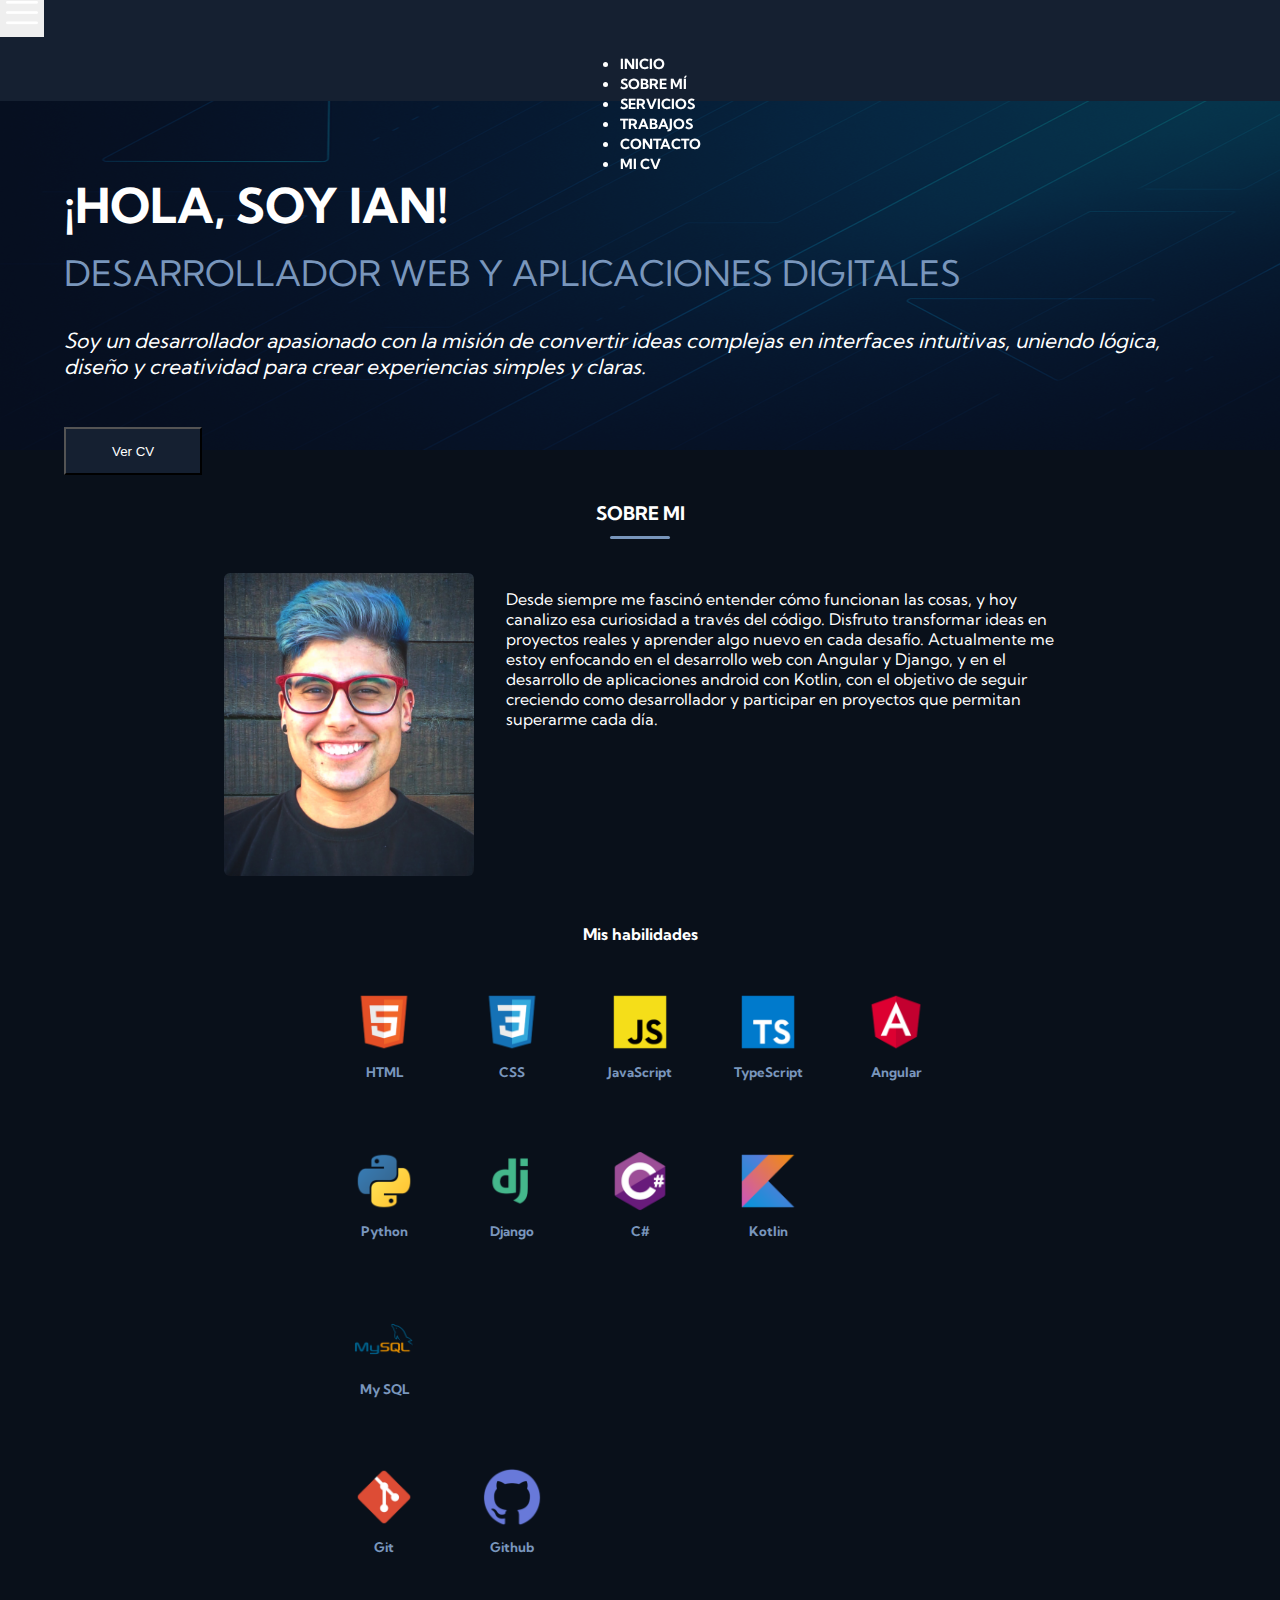
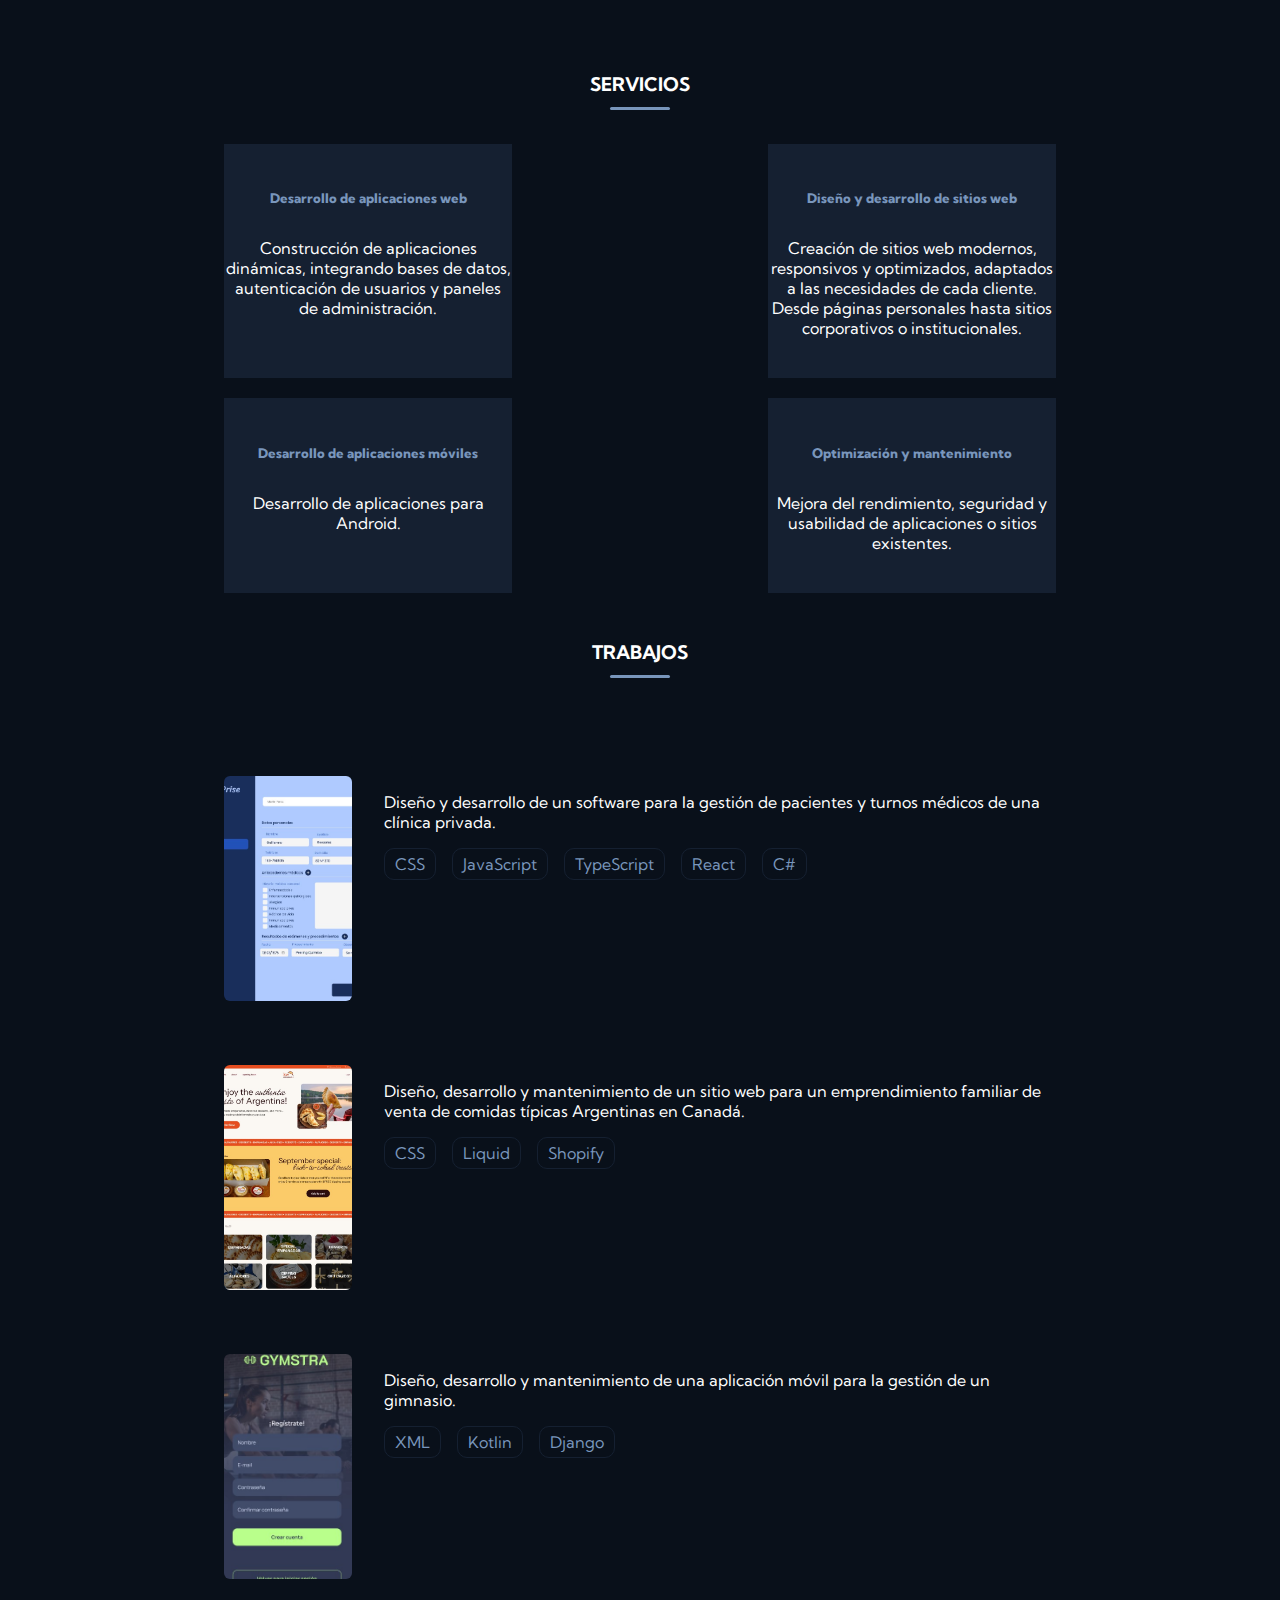
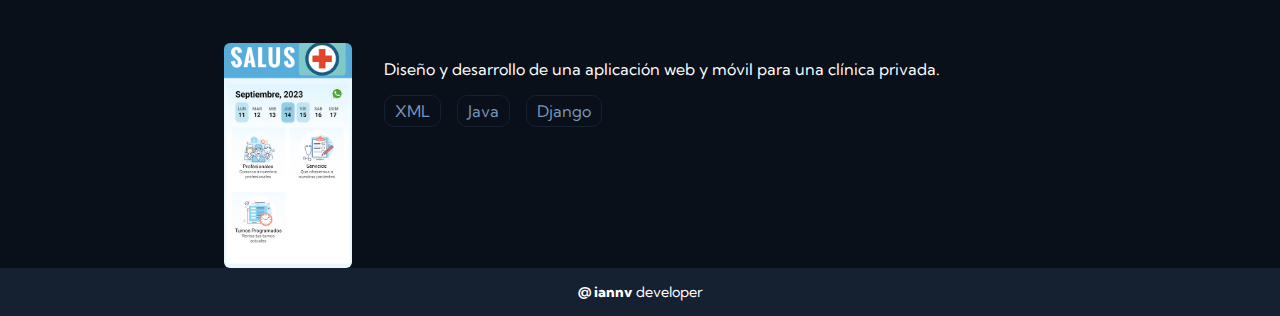
<file: index.html>
<!DOCTYPE html>
<html lang="en">

<head>
    <meta charset="UTF-8">
    <meta name="viewport" content="width=device-width, initial-scale=1.0">
    <title>CV - Ian Vázquez</title>
    <link href="https://cdn.jsdelivr.net/npm/bootstrap@5.3.8/dist/css/bootstrap.min.css" rel="stylesheet"
        integrity="sha384-sRIl4kxILFvY47J16cr9ZwB07vP4J8+LH7qKQnuqkuIAvNWLzeN8tE5YBujZqJLB" crossorigin="anonymous">
    <link rel="stylesheet" href="style.css">
    <link rel="stylesheet"
        href="https://fonts.googleapis.com/css2?family=Material+Symbols+Outlined:opsz,wght,FILL,GRAD@24,400,0,0&icon_names=call" />

</head>

<body>
    <!-- MENU BAR -->
    <nav class="navbar navbar-expand-lg">
        <div class="container-fluid">
            <button class="navbar-toggler" type="button" data-bs-toggle="collapse" data-bs-target="#navbarTogglerDemo01"
                aria-controls="navbarTogglerDemo01" aria-expanded="false" aria-label="Toggle navigation">
                <span class="menu-icon"><img src="assets/menu.png" alt=""></span>
            </button>

            <div class="collapse navbar-collapse" id="navbarTogglerDemo01">
                <ul class="navbar-nav mb-2 mb-lg-0">
                    <li class="nav-item">
                        <a class="nav-link active" aria-current="page" href="#inicio">Inicio</a>
                    </li>

                    <li class="nav-item">
                        <a class="nav-link active" aria-current="page" href="#sobre-mi">Sobre mí</a>
                    </li>

                    <li class="nav-item">
                        <a class="nav-link active" href="#servicios">Servicios</a>
                    </li>

                    <li class="nav-item">
                        <a class="nav-link active" href="#trabajos">Trabajos</a>
                    </li>

                    <li class="nav-item">
                        <a class="nav-link active" href="#contacto">Contacto</a>
                    </li>

                    <li class="nav-item">
                        <a class="nav-link active" href="cv.html">Mi CV</a>
                    </li>
                </ul>

            </div>
        </div>
    </nav>

    <!-- ___________________________________________________________________________________________________________________________ -->
    <!-- ___________________________________________________________________________________________________________________________ -->
    <!-- PRESENTACIÓN -->
    <section id="inicio" class="section-presentacion">
        <img id="banner-img" src="assets/banner.png" alt="banner">
        <div class="inicio-banner-div">
            <h2>¡Hola, soy Ian! <span>Desarrollador Web y Aplicaciones Digitales</span></h2>
            <p>
                Soy un desarrollador apasionado con la misión de convertir ideas complejas en interfaces intuitivas,
                uniendo lógica, diseño y creatividad para crear experiencias simples y claras.
            </p>
            <a href="/cv.html">
                <button type="button" class="btn">Ver CV</button>
            </a>
        </div>
    </section>


    <main>
        <!-- ___________________________________________________________________________________________________________________________ -->
        <!-- ___________________________________________________________________________________________________________________________ -->
        <!-- SOBRE MI -->
        <section id="sobre-mi" class="section-sobre-mi">
            <h3>SOBRE MI</h3>
            <div>
                <p>
                    Desde siempre me fascinó entender cómo funcionan las cosas,
                    y hoy canalizo esa curiosidad a través del código. Disfruto transformar ideas en proyectos reales y
                    aprender algo nuevo en cada desafío.
                    Actualmente me estoy enfocando en el desarrollo web con Angular y Django, y en el desarrollo de
                    aplicaciones android con Kotlin,
                    con el objetivo de seguir creciendo como desarrollador y participar en proyectos que permitan
                    superarme cada día.
                </p>
                <img src="assets/img-sobremi.jpg" alt="foto">
            </div>

            <div class="div-section-sobremi">
                <h4>Mis habilidades</h4>
                <div class="habilidades-container">
                    <section class="section-front">
                        <div>
                            <img src="assets/html.png" alt="HTML">
                            <h5 class="skill">HTML</h5>
                        </div>

                        <div>
                            <img src="assets/css.png" alt="CSS">
                            <h5 class="skill">CSS</h5>
                        </div>

                        <div>
                            <img src="assets/js.png" alt="JavaScript">
                            <h5 class="skill">JavaScript</h5>
                        </div>

                        <div>
                            <img src="assets/ts.png" alt="TypeScript">
                            <h5 class="skill">TypeScript</h5>
                        </div>

                        <div>
                            <img src="assets/angular.png" alt="angular">
                            <h5 class="skill">Angular</h5>
                        </div>
                    </section>

                    <section class="section-back">
                        <div>
                            <img src="assets/python.png" alt="Python">
                            <h5 class="skill">Python</h5>
                        </div>

                        <div>
                            <img src="assets/django.png" alt="Django">
                            <h5 class="skill">Django</h5>
                        </div>

                        <div>
                            <img src="assets/csharp.png" alt="C#">
                            <h5 class="skill">C#</h5>
                        </div>

                        <div>
                            <img src="assets/kotlin.png" alt="Kotlin">
                            <h5 class="skill">Kotlin</h5>
                        </div>
                    </section>

                    <section class="section-bd">
                        <div>
                            <img src="assets/sql.png" alt="My SQL">
                            <h5 class="skill">My SQL</h5>
                        </div>
                    </section>

                    <section class="section-collab">
                        <div>
                            <img src="assets/git.png" alt="Git">
                            <h5 class="skill">Git</h5>
                        </div>

                        <div>
                            <img src="assets/github2.png" alt="Github">
                            <h5 class="skill">Github</h5>
                        </div>
                    </section>
                </div>
            </div>
        </section>



        <!-- ___________________________________________________________________________________________________________________________ -->
        <!-- ___________________________________________________________________________________________________________________________ -->
        <!-- SERVICIOS -->
        <section id="servicios" class="section-servicios">
            <h3>SERVICIOS</h3>

            <div clas="div-servicios-container">
                <article class="card border-primary mb-3" style="max-width: 18rem;">
                    <div class="card-body">
                        <h5 class="card-title">Desarrollo de aplicaciones web</h5>
                        <p class="card-text">Construcción de aplicaciones dinámicas, integrando bases de datos,
                            autenticación de usuarios y paneles de administración.</p>
                    </div>
                </article>

                <article class="card border-primary mb-3" style="max-width: 18rem;">
                    <div class="card-body">
                        <h5 class="card-title">Diseño y desarrollo de sitios web</h5>
                        <p class="card-text">Creación de sitios web modernos, responsivos y optimizados, adaptados a las
                            necesidades de cada cliente. Desde páginas personales hasta sitios corporativos o
                            institucionales.</p>
                    </div>
                </article>

                <article class="card border-primary mb-3" style="max-width: 18rem;">
                    <div class="card-body">
                        <h5 class="card-title">Desarrollo de aplicaciones móviles</h5>
                        <p class="card-text">Desarrollo de aplicaciones para Android.</p>
                    </div>
                </article>

                <article class="card border-primary mb-3" style="max-width: 18rem;">
                    <div class="card-body">
                        <h5 class="card-title">Optimización y mantenimiento</h5>
                        <p class="card-text">Mejora del rendimiento, seguridad y usabilidad de aplicaciones o sitios
                            existentes.</p>
                    </div>
                </article>
            </div>
        </section>



        <!-- ___________________________________________________________________________________________________________________________ -->
        <!-- ___________________________________________________________________________________________________________________________ -->
        <!-- TRABAJOS -->
        <section id="trabajos" class="section-trabajos">
            <h3>TRABAJOS</h3>

            <article class="article-trabajos">
                <div class="div-article-img">
                    <img src="assets/seprise.jpg" alt="seprise">
                </div>
                <div class="trabajo-descripcion">
                    <p>
                        Diseño y desarrollo de un software para la gestión de pacientes
                        y turnos médicos de una clínica privada.
                    </p>

                    <div class="chips">
                        <div class="chip">CSS</div>
                        <div class="chip">JavaScript</div>
                        <div class="chip">TypeScript</div>
                        <div class="chip">React</div>
                        <div class="chip">C#</div>
                    </div>
                </div>
            </article>

            <article class="article-trabajos">
                <div class="div-article-img">
                    <img src="assets/kw.jpg" alt="kw">
                </div>
                <div class="trabajo-descripcion">
                    <p>
                        Diseño, desarrollo y mantenimiento de un sitio web para un emprendimiento familiar
                        de venta de comidas típicas Argentinas en Canadá.
                    </p>

                    <div class="chips">
                        <div class="chip">CSS</div>
                        <div class="chip">Liquid</div>
                        <div class="chip">Shopify</div>
                    </div>
                </div>
            </article>

            <article class="article-trabajos">
                <div class="div-article-img">
                    <img src="assets/gym.jpg" alt="gymstra">
                </div>
                <div class="trabajo-descripcion">
                    <p>
                        Diseño, desarrollo y mantenimiento de una aplicación móvil
                        para la gestión de un gimnasio.
                    </p>

                    <div class="chips">
                        <div class="chip">XML</div>
                        <div class="chip">Kotlin</div>
                        <div class="chip">Django</div>
                    </div>
                </div>
            </article>

            <article class="article-trabajos">
                <div class="div-article-img">
                    <img src="assets/salus.png" alt="salus">
                </div>
                <div class="trabajo-descripcion">
                    <p>
                        Diseño y desarrollo de una aplicación web y móvil para una clínica privada.
                    </p>

                    <div class="chips">
                        <div class="chip">XML</div>
                        <div class="chip">Java</div>
                        <div class="chip">Django</div>
                    </div>
                </div>
            </article>
        </section>
    </main>


    <!-- ___________________________________________________________________________________________________________________________ -->
    <!-- ___________________________________________________________________________________________________________________________ -->
    <!-- CONTACTO -->

    <!-- <section id="contacto" class="section-contacto">
            <h3>CONTACTO</h3>
            
        </section> -->


    <!-- ___________________________________________________________________________________________________________________________ -->
    <!-- ___________________________________________________________________________________________________________________________ -->


    <footer class="footer">
        <!-- FOOTER -->
        <footer>
            <p><a href="https://github.com/iannv" target="_blank">@ iannv</a> developer</p>
        </footer>
    </footer>

    <script src="https://cdn.jsdelivr.net/npm/bootstrap@5.3.8/dist/js/bootstrap.bundle.min.js"
        integrity="sha384-FKyoEForCGlyvwx9Hj09JcYn3nv7wiPVlz7YYwJrWVcXK/BmnVDxM+D2scQbITxI"
        crossorigin="anonymous"></script>
</body>

</html>
</file>
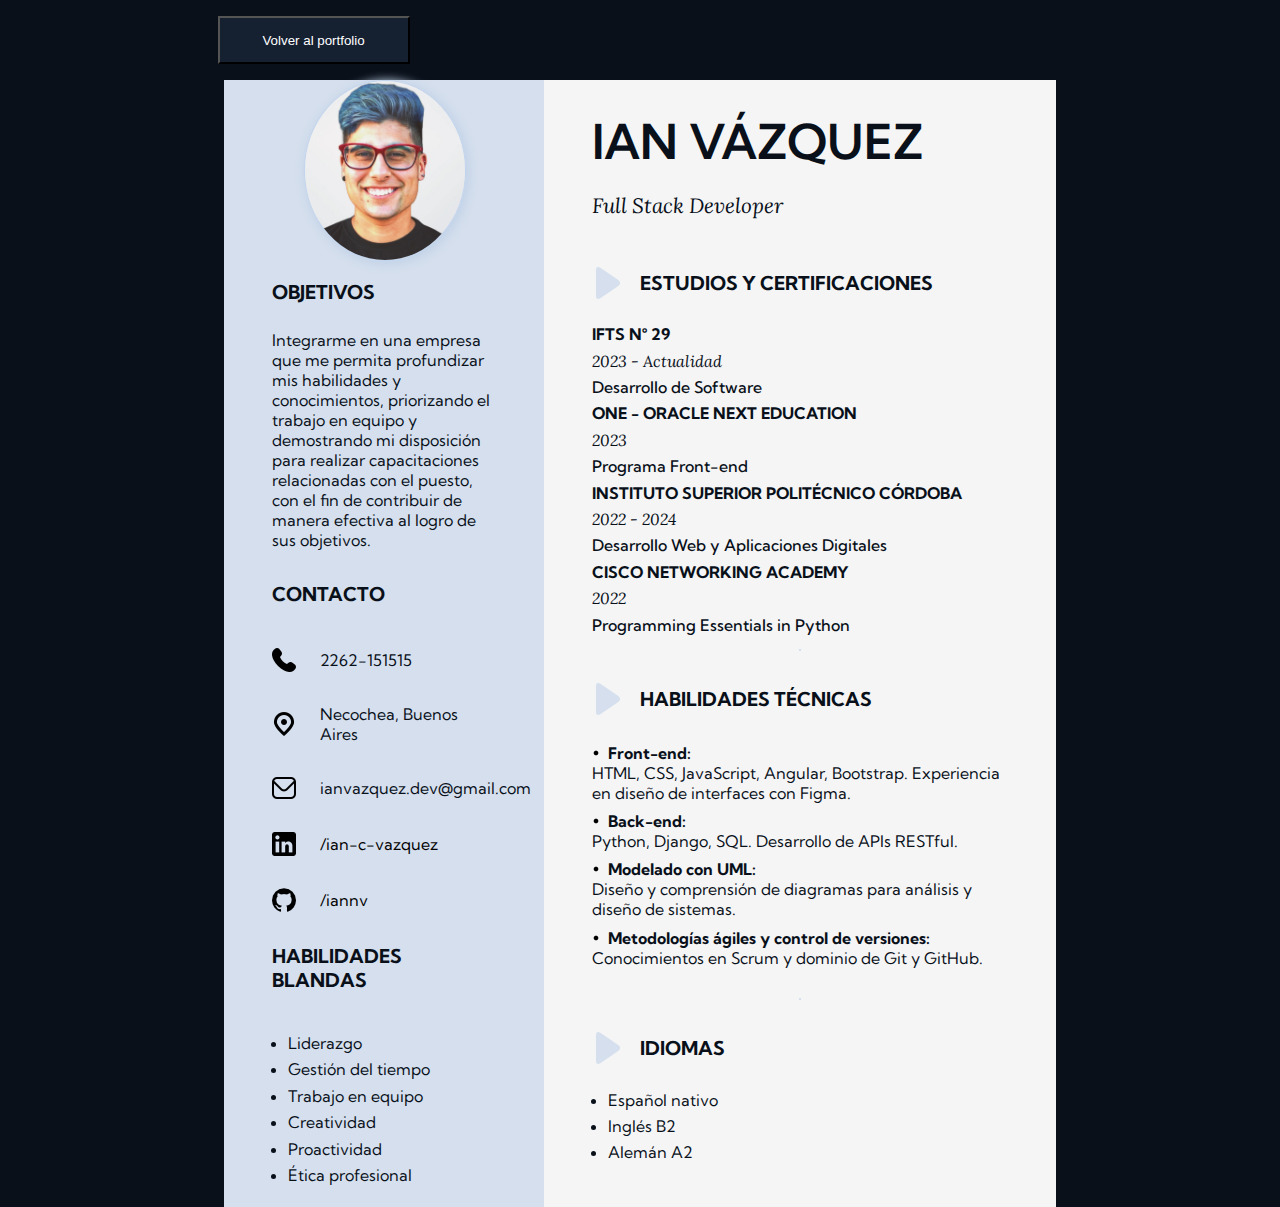
<file: cv.html>
<!DOCTYPE html>
<html lang="en">

<head>
    <meta charset="UTF-8">
    <meta name="viewport" content="width=device-width, initial-scale=1.0">
    <title>CV - Ian Vázquez</title>
    <link href="https://cdn.jsdelivr.net/npm/bootstrap@5.3.8/dist/css/bootstrap.min.css" rel="stylesheet"
        integrity="sha384-sRIl4kxILFvY47J16cr9ZwB07vP4J8+LH7qKQnuqkuIAvNWLzeN8tE5YBujZqJLB" crossorigin="anonymous">
    <link rel="stylesheet" href="style.css">
    <link rel="stylesheet" href="cv.css">
    <link rel="stylesheet"
        href="https://fonts.googleapis.com/css2?family=Material+Symbols+Outlined:opsz,wght,FILL,GRAD@24,400,0,0&icon_names=call" />

</head>

<body>

    <a href="/index.html">
        <button class="btn">Volver al portfolio</button>
    </a>

    <main>
        <!-- ASIDE -->
        <aside>
            <section class="section-perfil">
                <div class="div-foto-perfil">
                    <img src="assets/img-perfil.jpg" alt="foto-perfil" class="perfil-img">
                </div>

                <div class="div-objetivos">
                    <h2 class="objetivos">Objetivos</h2>
                    <p class="p-objetivos">
                        Integrarme en una empresa que
                        me permita profundizar mis
                        habilidades y conocimientos,
                        priorizando el trabajo en equipo
                        y demostrando mi disposición
                        para realizar capacitaciones
                        relacionadas con el puesto, con
                        el fin de contribuir de manera
                        efectiva al logro de sus objetivos.
                    </p>
                </div>
            </section>

            <section class="section-contacto">
                <h2 class="contacto">Contacto</h2>

                <p class="tel">
                    <span>
                        <img src="assets/tel.png" alt="telefono">
                    </span>
                    2262-151515
                </p>

                <p class="domicilio">
                    <span>
                        <img src="assets/ubicacion.png" alt="domicilio">
                    </span>
                    Necochea, Buenos Aires
                </p>

                <p class="mail">
                    <span>
                        <img src="assets/mail.png" alt="mail">
                    </span>
                    ianvazquez.dev@gmail.com
                </p>

                <p class="linkedin">
                    <span>
                        <img src="assets/linkedin.png" alt="linkedin">
                        <a target="_blank" href="https://www.linkedin.com/in/ian-c-vazquez/">/ian-c-vazquez</a>
                    </span>
                </p>

                <p class="github">
                    <span>
                        <img src="assets/github.png" alt="github">
                        <a target="_blank" href="https://github.com/iannv">/iannv</a>
                    </span>
                </p>
            </section>

            <section class="section-soft-skills">
                <h2 class="soft-skills">Habilidades blandas</h2>

                <ul class="ul-habilidades-blandas">
                    <li>Liderazgo</li>
                    <li>Gestión del tiempo</li>
                    <li>Trabajo en equipo</li>
                    <li>Creatividad</li>
                    <li>Proactividad</li>
                    <li>Ética profesional</li>
                </ul>
            </section>
        </aside>


        <!-- SEGUNDA SECCION -->
        <section class="section-skills">
            <h1 class="titulo">IAN VÁZQUEZ</h1>
            <p class="developer">Full Stack Developer</p>

            <!-- ESTUDIOS Y CERTIFICACIONES -->
            <div class="div-estudios">
                <h2><img src="assets/flecha.png" alt="flecha"> Estudios y certificaciones</h2>

                <div class="institucion">
                    <h3 class="titulo">IFTS N° 29</h3>
                    <p class="duracion">2023 - Actualidad</p>
                    <p class="carrera">Desarrollo de Software</p>
                </div>

                <div class="institucion">
                    <h3 class="titulo">ONE - ORACLE NEXT EDUCATION</h3>
                    <p class="duracion">2023</p>
                    <p class="carrera">Programa Front-end</p>
                </div>

                <div class="institucion">
                    <h3 class="titulo">INSTITUTO SUPERIOR POLITÉCNICO CÓRDOBA</h3>
                    <p class="duracion">2022 - 2024</p>
                    <p class="carrera">Desarrollo Web y Aplicaciones Digitales</p>
                </div>

                <div class="institucion">
                    <h3 class="titulo">CISCO NETWORKING ACADEMY</h3>
                    <p class="duracion">2022</p>
                    <p class="carrera">Programming Essentials in Python</p>
                </div>
            </div>

            <hr>

            <!-- HABILIDADES -->
            <div class="habilidades">
                <h2><img src="assets/flecha.png" alt="flecha"> Habilidades técnicas</h2>

                <ul>
                    <li><span>Front-end:</span> HTML, CSS, JavaScript, Angular, Bootstrap.
                        Experiencia en diseño de interfaces con Figma.</li>

                    <li><span>Back-end:</span> Python, Django, SQL. Desarrollo de APIs
                        RESTful.</li>

                    <li><span>Modelado con UML:</span> Diseño y comprensión de diagramas
                        para análisis y diseño de sistemas.</li>

                    <li><span>Metodologías ágiles y control de versiones:</span> Conocimientos en Scrum y dominio de Git
                        y GitHub.</li>
                </ul>
            </div>

            <hr>

            <!-- IDIOMS -->
            <div class="idiomas">
                <h2><img src="assets/flecha.png" alt="flecha"> Idiomas</h2>

                <ul>
                    <li>Español nativo</li>
                    <li>Inglés B2</li>
                    <li>Alemán A2</li>
                </ul>
            </div>

        </section>

    </main>

    <script src="https://cdn.jsdelivr.net/npm/bootstrap@5.3.8/dist/js/bootstrap.bundle.min.js"
        integrity="sha384-FKyoEForCGlyvwx9Hj09JcYn3nv7wiPVlz7YYwJrWVcXK/BmnVDxM+D2scQbITxI"
        crossorigin="anonymous"></script>
</body>

</html>
</file>
<file: style.css>
@import url('https://fonts.googleapis.com/css2?family=Kumbh+Sans:wght@100..900&display=swap');
@import url('https://fonts.googleapis.com/css2?family=Lora:ital,wght@0,400..700;1,400..700&display=swap');

:root {
    --kumbh: "Kumbh Sans", sans-serif !important;
    --lora: "Lora", serif;
    --celeste: #d5dfed;
    --celeste-oscuro: #7996bc;
    --azul: #09101A;
    --azul-claro: #152031;
}

html,
body {
    padding: 0;
    margin: 0;
    font-family: var(--kumbh);
    background-color: var(--azul);
    color: white;
    overflow-x: hidden;
}

main {
    font-family: var(--kumbh);
    width: 65vw;
    margin: 0 auto;
}

h1 {
    font-size: 3rem;
    margin-bottom: 0;
    font-weight: 600;
}

h2 {
    text-transform: uppercase;
    font-size: 1.2rem;
    font-weight: 700;
    margin-bottom: 1.6rem;
    display: flex;
    align-items: center;
}

h3 {
    position: relative;
    display: inline-block;
    text-align: center;
}

h3::after {
    content: "";
    position: absolute;
    left: 50%;
    bottom: -14px;
    transform: translateX(-50%);
    width: 60px;
    height: 3px;
    background: var(--celeste-oscuro);
    border-radius: 4px;
}

h3,
h4 {
    margin: 3rem 0;
    text-align: center;
}

a {
    text-decoration: none;
    color: white;
}



/* MENU */
nav.navbar {
    background-color: var(--azul-claro);
}

.navbar-toggler:focus,
.navbar-toggler:active {
    outline: none;
    box-shadow: none;
    transform: scale(0.95);
    transition: transform 0.5s ease;
}

.navbar-toggler {
    border: none;

}



/* BANNER */
#inicio {
    position: relative;
    display: inline-block;
    margin-left: 0;
    margin-top: 0;
}

#banner-img {
    opacity: 0.3;
    width: 100vw;
    height: 50vh;
}

.inicio-banner-div {
    position: absolute;
    top: 30%;
    left: 4rem;
    right: 4rem;
}

#inicio h2 {
    display: flex;
    flex-direction: column;
    align-items: flex-start;
    font-size: 3rem;
    margin-bottom: 2rem;
}

#inicio h2 span {
    color: var(--celeste-oscuro);
    font-weight: 400;
    font-size: 2.2rem;
    margin-top: 1rem;
}

#inicio p {
    font-size: 1.3rem;
    font-style: italic;
    margin-bottom: 3rem;
}

#inicio button {
    width: 12%;
    height: 48px;
}


/* //////////////////////////////////////////////////////////////// */
/* //////////////////////////////////////////////////////////////// */
/* ________________ MENU BAR ________________*/
.container-fluid {
    padding: 0;
}

.navbar {
    position: fixed;
    width: 100%;
    top: 0;
    padding: 0;
    z-index: 1;
}

.navbar-collapse {
    background-color: var(--azul-claro);
    display: flex;
    justify-content: center;
    height: 4rem;
}

.navbar-nav .nav-item .nav-link {
    color: white;
    font-size: 0.875rem;
    text-transform: uppercase;
    font-weight: 700;
    position: relative;
    display: inline-block;
}

.navbar-nav .nav-item .nav-link:hover {
    color: var(--celeste-oscuro);
}


.btn {
    color: white;
    background-color: var(--azul-claro);
}

.btn:hover {
    background-color: var(--celeste-oscuro);
}

section {
    display: flex;
    flex-direction: column;
}



/* //////////////////////////////////////////////////////////////// */
/* //////////////////////////////////////////////////////////////// */
/* ________________ SOBRE MI ________________*/

#sobre-mi>div:first-of-type {
    display: flex;
    flex-direction: row-reverse;
    gap: 2rem;
}

#sobre-mi img {
    width: 30%;
    border-radius: 6px;
}

.div-section-sobremi {
    margin: auto;
}

.habilidades-container {
    /* text-align: center; */
    display: flex;
    flex-direction: column;
}

.habilidades-container img {
    min-width: 60px;
}

.habilidades-container section {
    display: flex;
    flex-direction: row;
    align-items: center;
    margin-bottom: 3rem;
}

.habilidades-container section:first-of-type {
    padding-top: 0;
}

.habilidades-container section div {
    text-align: center;
}

.habilidades-container section div h5 {
    margin-top: 0.5rem;
    color: var(--celeste-oscuro);
}


/* //////////////////////////////////////////////////////////////// */
/* //////////////////////////////////////////////////////////////// */
/* ________________ SERVICIOS  ________________*/
#servicios>div:first-of-type {
    display: flex;
    flex-direction: row;
    justify-content: space-between;
    flex-wrap: wrap;
    gap: 20px;
}

#servicios article {
    background: var(--azul-claro);
    color: white;
    text-align: center;
    border: none;
    padding: 1.5rem 0;
}

#servicios article:hover {
    box-shadow: 1px 1px 20px 4px #222e3d5b;
}

#servicios article h5 {
    font-weight: 800;
    margin-bottom: 2rem;
    color: var(--celeste-oscuro);
}


/* //////////////////////////////////////////////////////////////// */
/* //////////////////////////////////////////////////////////////// */
/* ________________ TRABAJOS  ________________*/
#trabajos {
    gap: 4rem;
}

#trabajos article {
    display: flex;
    gap: 2rem;
}

#trabajos article .div-article-img {
    min-width: 10vw;
    max-width: 10vw;
    min-height: 25vh;
    max-height: 25vh;
}

#trabajos .div-article-img img {
    width: 100%;
    height: 100%;
    object-fit: cover;
    display: block;
    border-radius: 6px;
}

#trabajos article div.chips {
    display: flex;
    color: var(--azul);
    gap: 1rem;
    flex-wrap: wrap;
}

#trabajos article div.chip {
    display: flex;
    color: var(--celeste-oscuro);
    border: 1px solid var(--azul-claro);
    padding: 5px 10px;
    border-radius: 10px;
}



/* //////////////////////////////////////////////////////////////// */
/* //////////////////////////////////////////////////////////////// */
/* ________________ FOOTER ________________*/
footer {
    display: flex;
    align-items: center;
    justify-content: center;
    background-color: var(--azul-claro);
    height: 3rem;
}

footer p {
    margin: 0;
    font-size: 0.9rem;
}

footer p a {
    cursor: pointer;
    font-weight: 800;
}



/* //////////////////////////////////////////////////////////////// */

@media (max-width: 991px) {
    div.container-fluid {
        margin-top: 1rem;
    }

    .navbar-collapse {
        height: 18rem;
        transition: 0.5s ease-in-out;
    }
}






/* //////////////////////////////////////////////////////////////// */

/* Tablet horizontal */
@media (max-width: 1080px) {
    main {
        /* background-color: green; */
        width: 90vw;
    }

    section {
        margin: 2rem;
        display: flex;
        flex-direction: column;
    }

    .inicio-banner-div {
        top: 20%;
    }

    #inicio h2 {
        display: flex;
        flex-direction: column;
        align-items: start;
        font-size: 2.5rem;
    }

    #inicio h2 span {
        color: var(--celeste-oscuro);
        font-weight: 400;
        font-size: 1.8rem;
    }

    #inicio p {
        font-size: 1.1rem;
    }

    #inicio button {
        width: 24%;
    }

    .habilidades-container {
        width: 100%;
    }

    .habilidades-container section {
        margin-bottom: 1rem;
        margin-left: 0;
    }

    .habilidades-container section div h5 {
        font-size: 1.1rem;
    }

    #servicios>div:first-of-type {
        justify-content: center;
    }

    #trabajos article .div-article-img {
        min-width: 25vw;
        max-width: 25vw;
        min-height: none;
        max-height: none;
    }
}


/* //////////////////////////////////////////////////////////////// */
/* Tablet vertical */
@media (max-width: 768px) {
    main {
        /* background-color: green; */
        width: 95vw;
    }

    #sobre-mi>div:first-of-type {
        flex-direction: column;
        gap: 2rem;
    }

    #sobre-mi img {
        width: 50%;
    }

    .inicio-banner-div {
        top: 15%;
    }

    #inicio h2 {
        font-size: 2.2rem;
    }

    #inicio h2 span {
        font-size: 1.5rem;
    }

    #inicio button {
        width: 24%;
    }

    .section-sobre-mi h4:first-of-type {
        text-align: center;
    }

    .habilidades-container section {
        flex-wrap: wrap;
    }

    .habilidades-container section div h5 {
        font-size: 1.1rem;
    }

    #trabajos article {
        flex-direction: column;
    }

    #trabajos article .div-article-img {
        min-width: 30vw;
        max-width: 30vw;
    }

    #trabajos article {
        gap: 1rem;
    }
}



/* //////////////////////////////////////////////////////////////// */
/* Mobile */
@media (max-width: 480px) {
    main {
        min-width: 100vw;
    }

    #banner-img {
        height: 60vh;
    }

    #sobre-mi img {
        width: 80%;
    }

    #inicio h2 {
        font-size: 1.8rem;
    }

    #inicio h2 span {
        font-size: 1.2rem;
    }

    #inicio p {
        font-size: 1rem;
    }

    #inicio button {
        width: 40%;
    }

    .habilidades-container img {
        min-width: 45px;
        max-width: 45px;
    }

    .habilidades-container section {
        width: 100%;
        gap: 1rem;
    }

    .habilidades-container section div h5 {
        font-size: 0.9rem;
    }


}



/* //////////////////////////////////////////////////////////////// */
/* Mobile */
@media (max-width: 375px) {
    nav {
        margin-top: 1rem;
    }

    #sobre-mi img {
        width: 100%;
    }

    #banner-img {
        height: 70vh;
    }

    .inicio-banner-div {
        top: 10%;
    }

    #inicio h2 {
        font-size: 1.8rem;
    }

    #inicio h2 span {
        font-size: 1.2rem;
    }

    #inicio p {
        font-size: 1rem;
    }
}


/* SACAR EL MARGIN TOP SECCION SOBRE MI EN MOBILE */
</file>
<file: cv.css>
main {
    display: flex;
    /* margin: auto; */
}

h2 img {
    margin-right: 1rem;
}

h3::after {
    display: none;
}

aside {
    background-color: var(--celeste);
    color: var(--azul);
    width: 25vw;
    display: flex;
    flex-direction: column;
    justify-content: space-around;
}

.div-foto-perfil {
    width: 50%;
    margin: auto;
}

.perfil-img {
    border-radius: 50%;
    width: 100%;
    margin: auto;
    border: #c2d5ee groove 1px;
    border-radius: 50%;
    box-shadow: 2px 2px 10px 2px #c2d3e8;
}

.div-objetivos,
.section-contacto,
.section-skills,
.section-soft-skills {
    padding: 0 3rem;
}

.section-skills {
    background-color: whitesmoke;
    color: var(--azul);
}

.section-skills h1 {
    margin-top: 2rem;
}

.section-contacto p,
span {
    display: flex;
    align-items: center;
}

.section-contacto p img {
    margin-right: 1.5rem;
}

a {
    text-decoration: none;
    color: black;
}

/* SEGUNDA SECCION */
.developer,
.duracion {
    font-family: var(--lora);
    font-style: italic;
}

.developer {
    font-size: 1.3rem;
    margin-bottom: 2rem;
}

.carrera {
    font-weight: 500;
}

.institucion *,
li {
    margin: 0 0 0.4rem 0
}

.institucion h3 {
    font-size: 1rem;
    font-weight: 700;
    text-align: left;
}

.habilidades,
.idiomas {
    margin-top: 0.5rem;
}

.habilidades li span {
    font-weight: 700;
}

.habilidades ul li {
    display: inline-flex;
    align-items: center;
    flex-wrap: wrap;
}

.habilidades ul {
    padding-left: 0;
}

.habilidades ul li::before {
    content: "";
    background-image: url(assets/vineta.png);
    width: 8px;
    height: 8px;
    background-size: contain;
    background-repeat: no-repeat;
    margin-right: 0.5rem;
}

ul {
    padding-left: 1rem;
}

.habilidades span {
    margin-right: 0.4rem;
}

hr {
    border: solid var(--celeste) 1px;
}

.btn {
    width: 15vw;
    height: 48px;
    margin: 1rem 17%;
}





/* Tablet horizontal */
@media (max-width: 1080px) {
    main {
        flex-direction: column;
        width: 100vw;
    }

    aside,
    .section-skills {
        width: 60%;
        margin: auto;
    }

    .btn {
        width: 25vw;
        margin: 1rem 20%;
    }
}




/* Tablet vertical */
@media (max-width: 768px) {

    aside,
    .section-skills {
        width: 90%;
    }

    .section-skills h1 {
        font-size: 2rem;
    }

    .btn {
        width: 90vw;
        margin: 1rem 5%;
    }
}




/* Mobile */
@media (max-width: 480px) {

    aside,
    .section-skills {
        width: 100%;
    }

    .btn {
        width: 50vw;
    }
}




/* Mobile */
@media (max-width: 375px) {}
</file>
